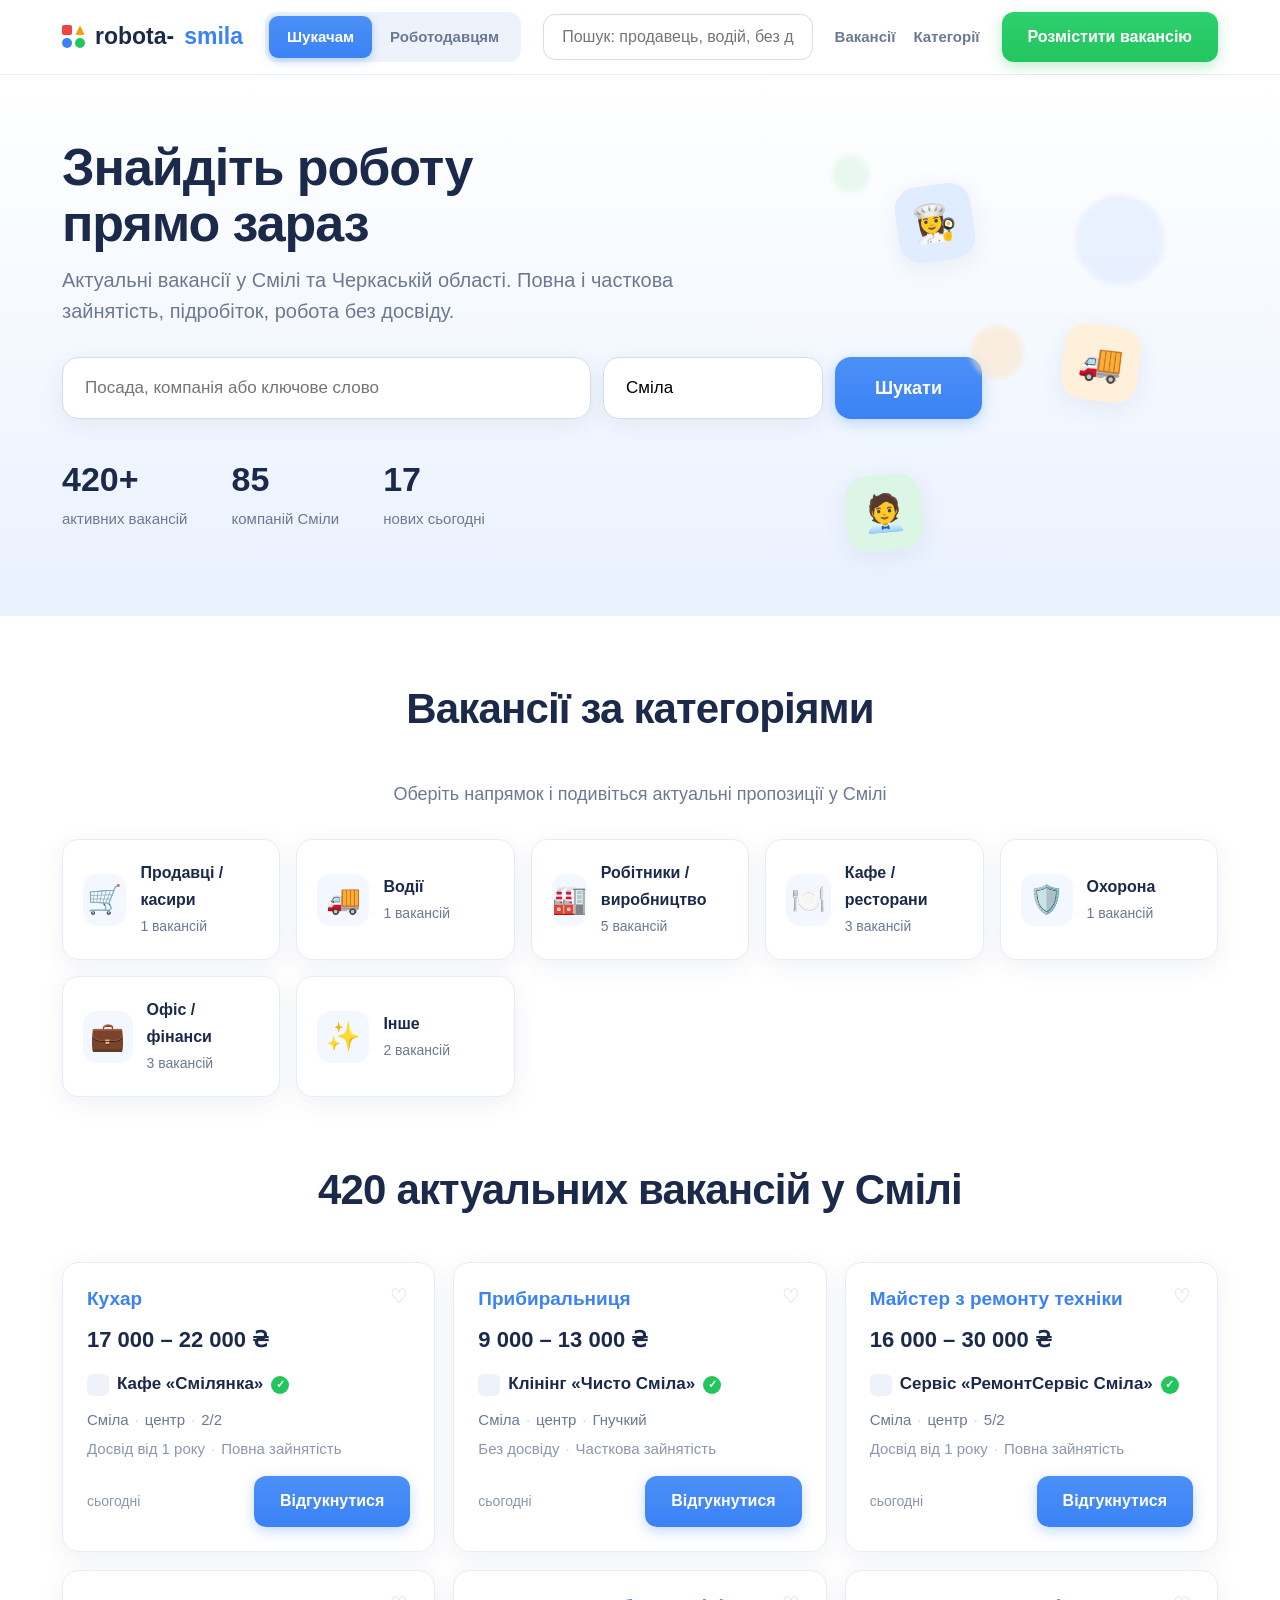
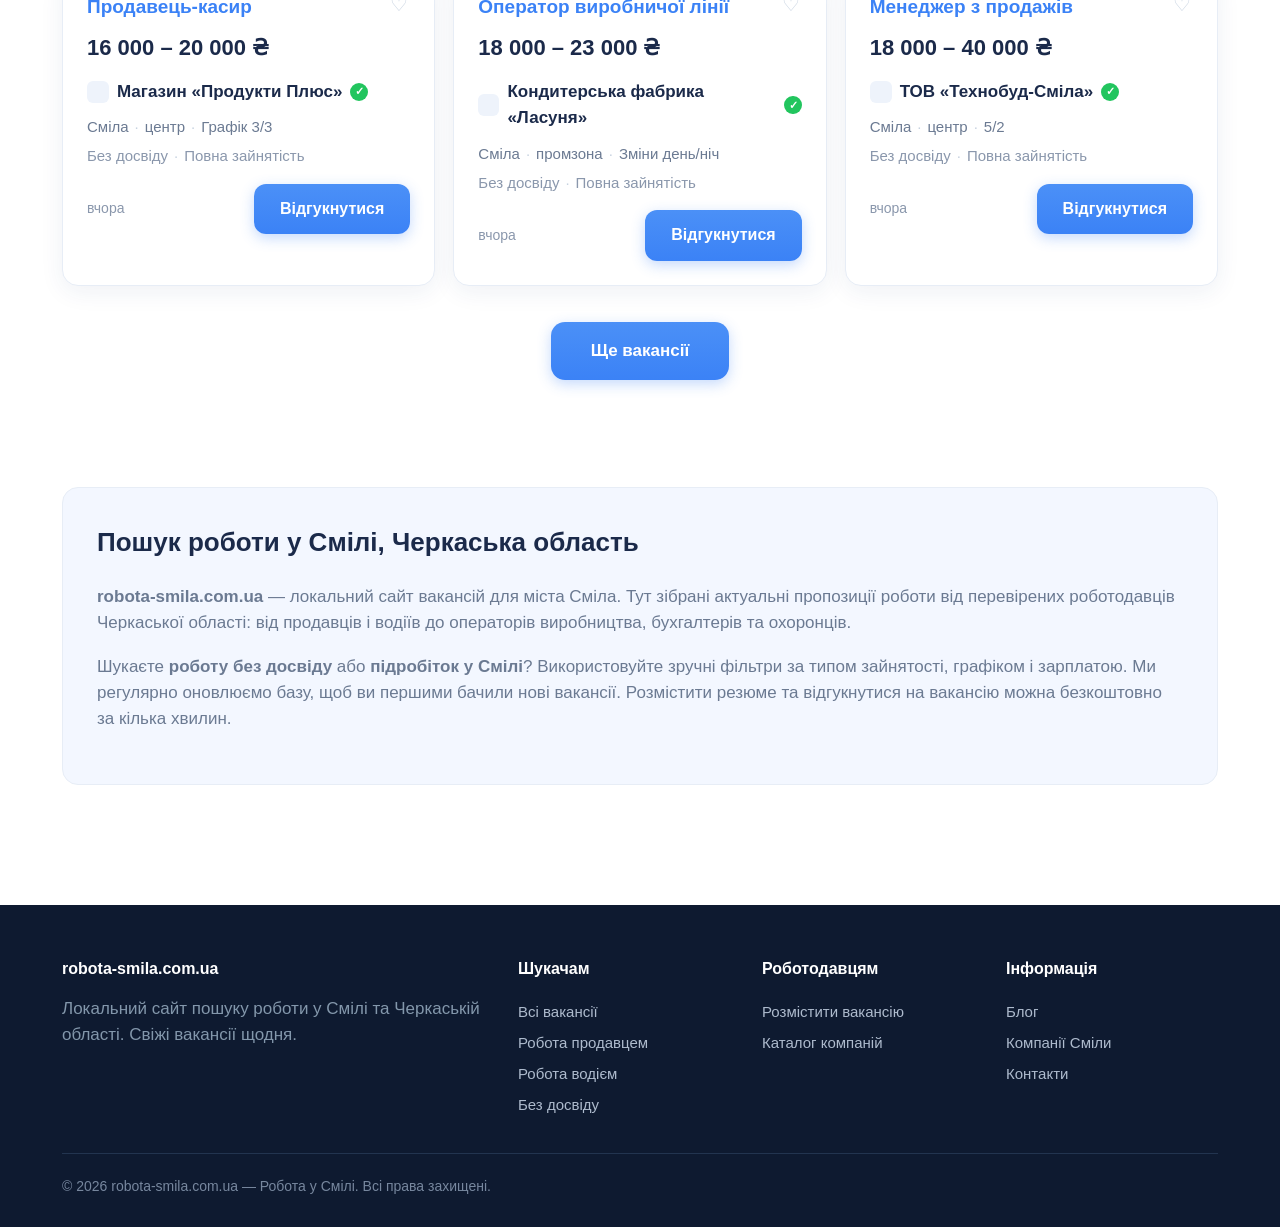
<file: index.html>
<!DOCTYPE html>
<html lang="uk">
<head>
<meta charset="utf-8">
<meta name="viewport" content="width=device-width,initial-scale=1">
<title>Робота в Смілі — свіжі вакансії 2026 | robota-smila.com.ua</title>
<meta name="description" content="Актуальні вакансії у Смілі та Черкаській області. Знайдіть роботу без досвіду, підробіток чи повну зайнятість. Нові вакансії щодня — відгукуйтесь онлайн!">
<link rel="canonical" href="https://robota-smila.com.ua/">
<link rel="alternate" hreflang="uk-UA" href="https://robota-smila.com.ua/">
<link rel="stylesheet" href="assets/style.css">
<script type="application/ld+json">
{"@context":"https://schema.org","@type":"WebSite","name":"robota-smila.com.ua","url":"https://robota-smila.com.ua/","inLanguage":"uk-UA","potentialAction":{"@type":"SearchAction","target":"https://robota-smila.com.ua/vakansii?q={query}","query-input":"required name=query"}}
</script>
</head>
<body>
<header class="site"><div class="container nav">
  <a href="index.html" class="logo"><span class="mark"><i></i><i></i><i></i><i></i></span> robota-<b>smila</b></a>
  <div class="toggle">
    <a href="index.html" class="active">Шукачам</a>
    <a href="rabotodatelyam.html">Роботодавцям</a>
  </div>
  <div class="search"><input type="text" placeholder="Пошук: продавець, водій, без досвіду…"></div>
  <nav class="nav-links">
    <a href="vakansii.html">Вакансії</a>
    <a href="vakansii.html#cats">Категорії</a>
  </nav>
  <a href="rabotodatelyam.html" class="btn green">Розмістити вакансію</a>
  <button class="burger" aria-label="Меню">☰</button>
</div></header>

<section class="hero">
  <span class="blob b1"></span><span class="blob b2"></span><span class="blob b3"></span>
  <span class="illus i1">👩‍🍳</span><span class="illus i2">🚚</span><span class="illus i3">🧑‍💼</span>
  <div class="container">
  <h1>Знайдіть роботу<br>прямо зараз</h1>
  <p>Актуальні вакансії у Смілі та Черкаській області. Повна і часткова зайнятість, підробіток, робота без досвіду.</p>
  <form class="searchbar" action="vakansii.html" method="get">
    <input type="text" name="q" placeholder="Посада, компанія або ключове слово">
    <input type="text" value="Сміла" readonly style="max-width:200px;flex:0 0 200px">
    <button class="btn" type="submit">Шукати</button>
  </form>
  <div class="stats">
    <div class="s"><b>420+</b><span>активних вакансій</span></div>
    <div class="s"><b>85</b><span>компаній Сміли</span></div>
    <div class="s"><b>17</b><span>нових сьогодні</span></div>
  </div>
</div></section>

<section class="block" id="cats"><div class="container">
  <h2 class="title center">Вакансії за категоріями</h2>
  <p class="sub center">Оберіть напрямок і подивіться актуальні пропозиції у Смілі</p>
  <div class="cats" id="catgrid"></div>
</div></section>

<section class="block" style="padding-top:0"><div class="container">
  <h2 class="title center" id="countHead">Актуальні вакансії Сміли</h2>
  <div class="grid3" id="latest"></div>
  <p style="text-align:center;margin-top:36px"><a href="vakansii.html" class="btn lg">Ще вакансії</a></p>
</div></section>

<section class="block" style="padding-top:0"><div class="container">
  <div class="seo-text">
    <h2>Пошук роботи у Смілі, Черкаська область</h2>
    <p><b>robota-smila.com.ua</b> — локальний сайт вакансій для міста Сміла. Тут зібрані актуальні пропозиції роботи від перевірених роботодавців Черкаської області: від продавців і водіїв до операторів виробництва, бухгалтерів та охоронців.</p>
    <p>Шукаєте <b>роботу без досвіду</b> або <b>підробіток у Смілі</b>? Використовуйте зручні фільтри за типом зайнятості, графіком і зарплатою. Ми регулярно оновлюємо базу, щоб ви першими бачили нові вакансії. Розмістити резюме та відгукнутися на вакансію можна безкоштовно за кілька хвилин.</p>
  </div>
</div></section>

<footer class="site"><div class="container">
  <div class="fcols">
    <div>
      <h4>robota-smila.com.ua</h4>
      <p style="color:#8397ab;margin:0">Локальний сайт пошуку роботи у Смілі та Черкаській області. Свіжі вакансії щодня.</p>
    </div>
    <div><h4>Шукачам</h4>
      <a href="vakansii.html">Всі вакансії</a><a href="vakansii.html?cat=prodavets">Робота продавцем</a><a href="vakansii.html?cat=voditel">Робота водієм</a><a href="vakansii.html?exp=1">Без досвіду</a></div>
    <div><h4>Роботодавцям</h4>
      <a href="rabotodatelyam.html">Розмістити вакансію</a><a href="kompanii.html">Каталог компаній</a></div>
    <div><h4>Інформація</h4>
      <a href="blog.html">Блог</a><a href="kompanii.html">Компанії Сміли</a><a href="#">Контакти</a></div>
  </div>
  <div class="fbottom">© 2026 robota-smila.com.ua — Робота у Смілі. Всі права захищені.</div>
</div></footer>

<script src="assets/data.js"></script>
<script src="assets/app.js"></script>
<script>
document.getElementById('catgrid').innerHTML = CATEGORIES.map(c=>{
  const n = VACANCIES.filter(v=>v.cat===c.slug).length;
  return `<a class="cat" href="vakansii.html?cat=${c.slug}"><span class="ico">${c.ico}</span><span><span class="n">${c.name}</span><br><span class="c">${n} вакансій</span></span></a>`;
}).join('');
document.getElementById('countHead').textContent = '420 актуальних вакансій у Смілі';
document.getElementById('latest').innerHTML =
  VACANCIES.slice().sort((a,b)=>new Date(b.date)-new Date(a.date)).slice(0,6).map(vacCard).join('');
</script>
</body>
</html>
</file>
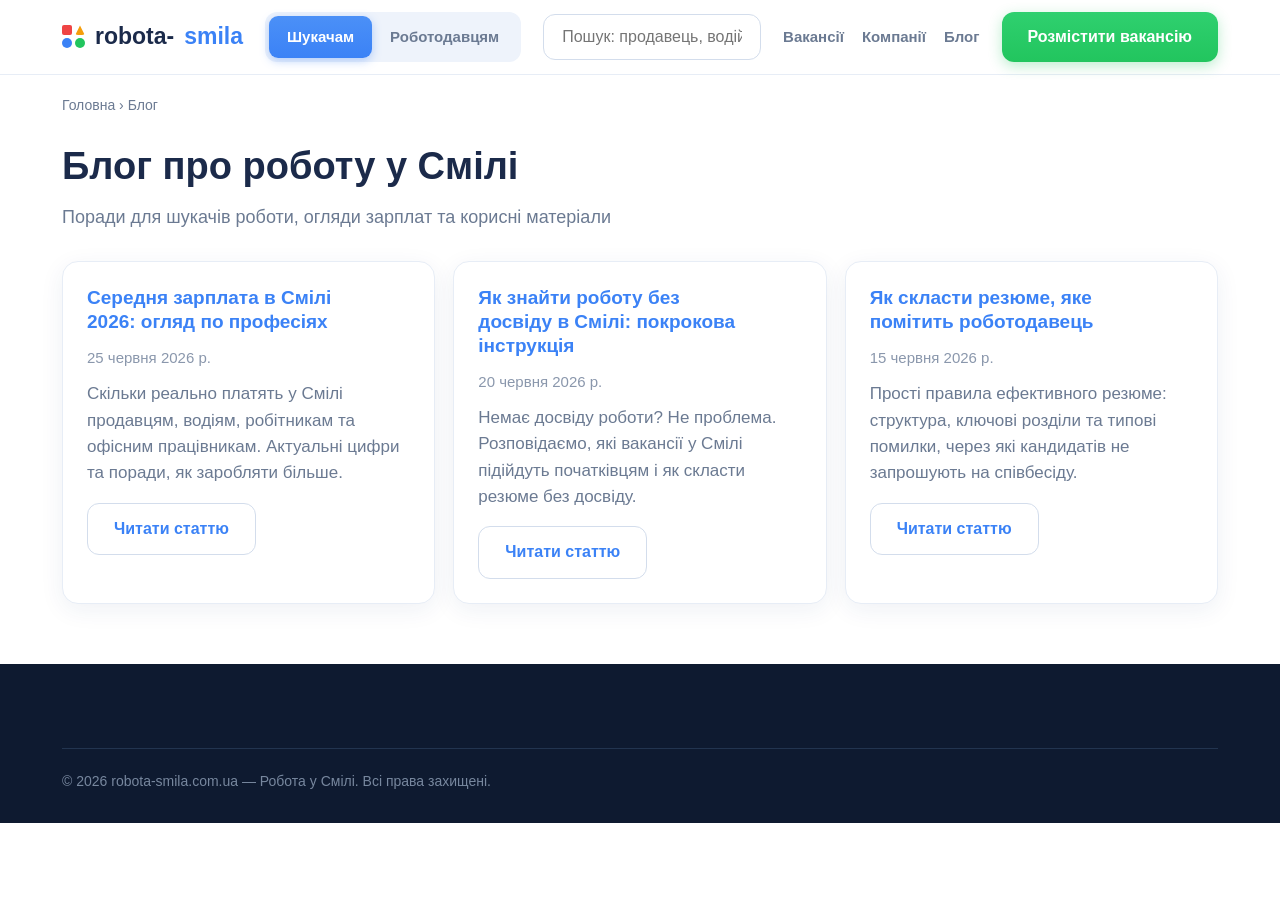
<file: blog.html>
<!DOCTYPE html>
<html lang="uk">
<head>
<meta charset="utf-8">
<meta name="viewport" content="width=device-width,initial-scale=1">
<title>Блог про роботу у Смілі — поради та зарплати | robota-smila</title>
<meta name="description" content="Корисні статті про пошук роботи у Смілі: середні зарплати, як скласти резюме, робота без досвіду та поради для шукачів роботи Черкаської області.">
<link rel="canonical" href="https://robota-smila.com.ua/blog/">
<link rel="alternate" hreflang="uk-UA" href="https://robota-smila.com.ua/blog/">
<link rel="stylesheet" href="assets/style.css">
</head>
<body>
<header class="site"><div class="container nav">
  <a href="index.html" class="logo"><span class="mark"><i></i><i></i><i></i><i></i></span> robota-<b>smila</b></a>
  <div class="toggle">
    <a href="index.html" class="active">Шукачам</a>
    <a href="rabotodatelyam.html">Роботодавцям</a>
  </div>
  <div class="search"><input type="text" placeholder="Пошук: продавець, водій, без досвіду…"></div>
  <nav class="nav-links">
    <a href="vakansii.html">Вакансії</a>
    <a href="kompanii.html">Компанії</a>
    <a href="blog.html">Блог</a>
  </nav>
  <a href="rabotodatelyam.html" class="btn green">Розмістити вакансію</a>
  <button class="burger" aria-label="Меню">☰</button>
</div></header>

<div class="container">
  <nav class="crumbs"><a href="index.html">Головна</a> › Блог</nav>
  <h1 style="font-size:38px;font-weight:800;color:var(--ink2);margin:0 0 8px">Блог про роботу у Смілі</h1>
  <p class="sub">Поради для шукачів роботи, огляди зарплат та корисні матеріали</p>
  <div class="grid3" id="articles"></div>
</div>

<footer class="site"><div class="container">
  <div class="fbottom">© 2026 robota-smila.com.ua — Робота у Смілі. Всі права захищені.</div>
</div></footer>

<script src="assets/data.js"></script>
<script src="assets/app.js"></script>
<script>
document.getElementById('articles').innerHTML = ARTICLES.map(a=>`
  <article class="vac">
    <h3><a href="stattia.html?slug=${a.slug}">${a.title}</a></h3>
    <div class="locs dim" style="margin-bottom:12px">${new Date(a.date).toLocaleDateString('uk-UA',{day:'numeric',month:'long',year:'numeric'})}</div>
    <p style="color:var(--muted);margin:0 0 16px">${a.excerpt}</p>
    <a href="stattia.html?slug=${a.slug}" class="btn ghost">Читати статтю</a>
  </article>`).join('');
</script>
</body>
</html>
</file>
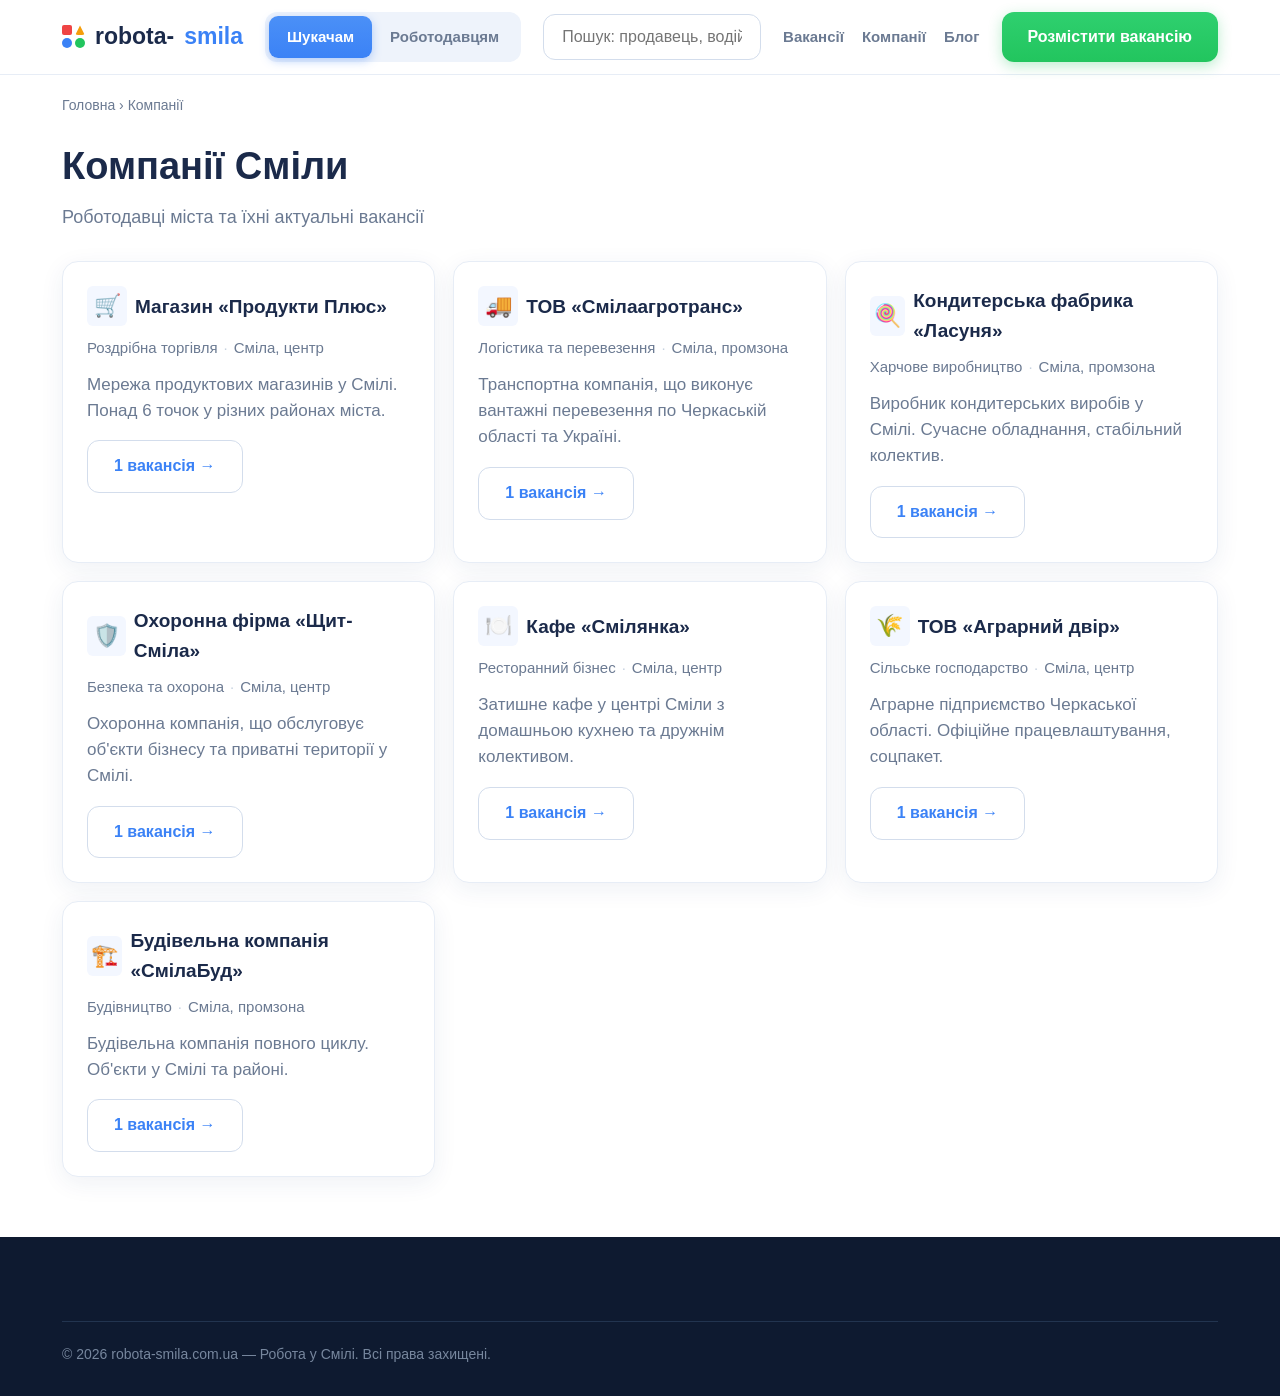
<file: kompanii.html>
<!DOCTYPE html>
<html lang="uk">
<head>
<meta charset="utf-8">
<meta name="viewport" content="width=device-width,initial-scale=1">
<title>Компанії Сміли — роботодавці та їхні вакансії | robota-smila</title>
<meta name="description" content="Каталог роботодавців Сміли: магазини, виробництва, транспортні та будівельні компанії. Дізнайтесь про компанію та переглядайте її актуальні вакансії.">
<link rel="canonical" href="https://robota-smila.com.ua/kompanii/">
<link rel="alternate" hreflang="uk-UA" href="https://robota-smila.com.ua/kompanii/">
<link rel="stylesheet" href="assets/style.css">
</head>
<body>
<header class="site"><div class="container nav">
  <a href="index.html" class="logo"><span class="mark"><i></i><i></i><i></i><i></i></span> robota-<b>smila</b></a>
  <div class="toggle">
    <a href="index.html" class="active">Шукачам</a>
    <a href="rabotodatelyam.html">Роботодавцям</a>
  </div>
  <div class="search"><input type="text" placeholder="Пошук: продавець, водій, без досвіду…"></div>
  <nav class="nav-links">
    <a href="vakansii.html">Вакансії</a>
    <a href="kompanii.html">Компанії</a>
    <a href="blog.html">Блог</a>
  </nav>
  <a href="rabotodatelyam.html" class="btn green">Розмістити вакансію</a>
  <button class="burger" aria-label="Меню">☰</button>
</div></header>

<div class="container">
  <nav class="crumbs"><a href="index.html">Головна</a> › Компанії</nav>
  <h1 style="font-size:38px;font-weight:800;color:var(--ink2);margin:0 0 8px">Компанії Сміли</h1>
  <p class="sub">Роботодавці міста та їхні актуальні вакансії</p>
  <div class="grid3" id="companies"></div>
</div>

<footer class="site"><div class="container">
  <div class="fbottom">© 2026 robota-smila.com.ua — Робота у Смілі. Всі права захищені.</div>
</div></footer>

<script src="assets/data.js"></script>
<script src="assets/app.js"></script>
<script>
document.getElementById('companies').innerHTML = COMPANIES.map(c=>{
  const n = VACANCIES.filter(v=>v.company===c.name).length;
  return `<article class="vac">
    <div class="company" style="font-size:19px;margin-bottom:10px"><span class="co-ico" style="width:40px;height:40px;font-size:22px;display:flex;align-items:center;justify-content:center;background:var(--soft)">${c.ico}</span><a href="kompaniya.html?slug=${c.slug}" style="color:var(--ink2)">${c.name}</a></div>
    <div class="locs">${c.industry}<span class="dot">·</span>Сміла, ${c.district}</div>
    <p style="color:var(--muted);margin:12px 0 16px">${c.about}</p>
    <a href="kompaniya.html?slug=${c.slug}" class="btn ghost">${n} ${n===1?'вакансія':'вакансій'} →</a>
  </article>`;
}).join('');
</script>
</body>
</html>
</file>
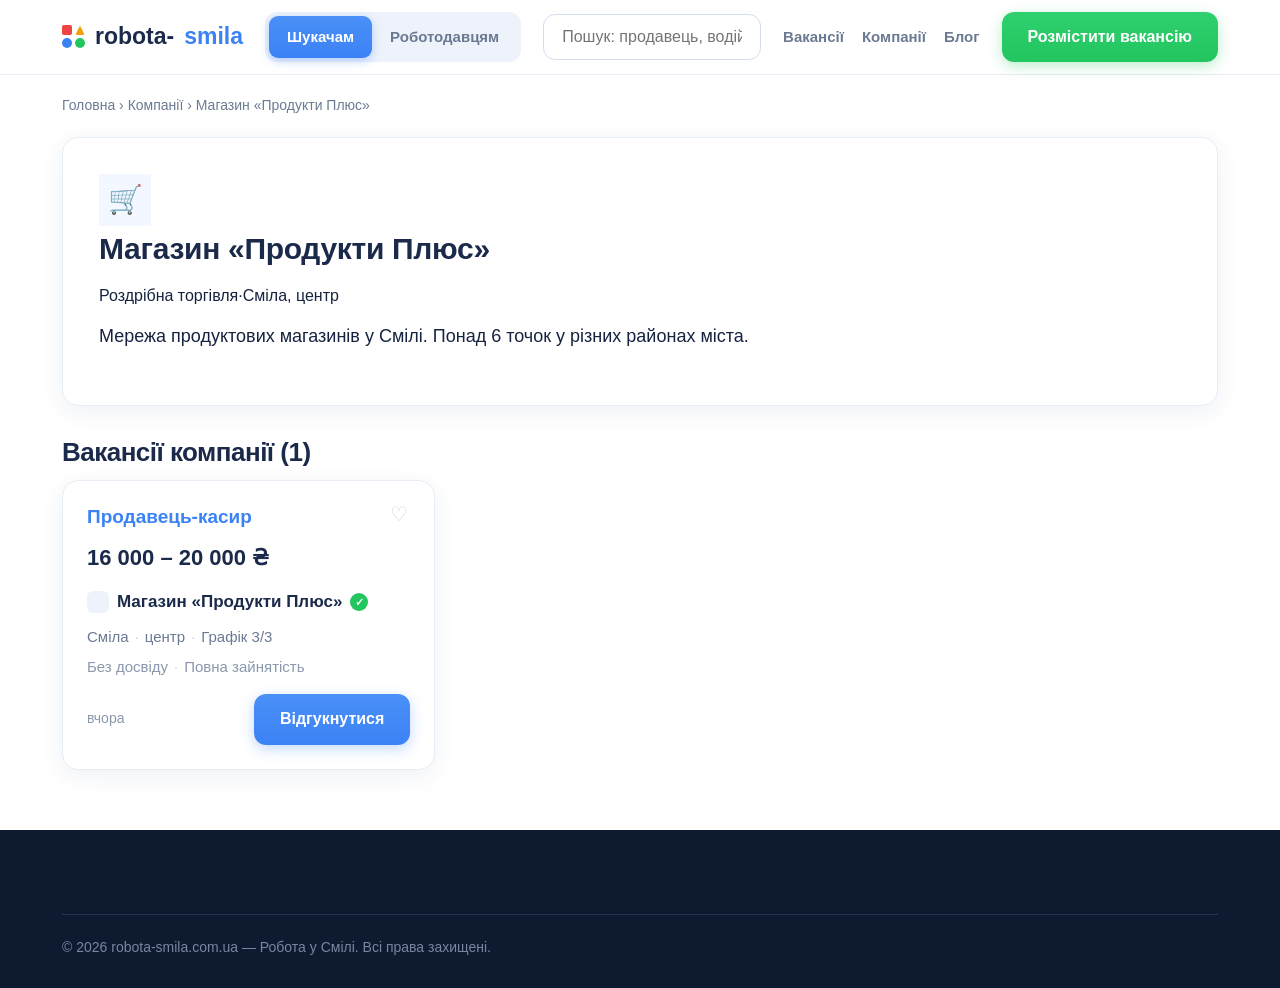
<file: kompaniya.html>
<!DOCTYPE html>
<html lang="uk">
<head>
<meta charset="utf-8">
<meta name="viewport" content="width=device-width,initial-scale=1">
<title id="pTitle">Компанія у Смілі | robota-smila</title>
<meta name="description" id="pDesc" content="Вакансії компанії у Смілі.">
<link rel="stylesheet" href="assets/style.css">
</head>
<body>
<header class="site"><div class="container nav">
  <a href="index.html" class="logo"><span class="mark"><i></i><i></i><i></i><i></i></span> robota-<b>smila</b></a>
  <div class="toggle">
    <a href="index.html" class="active">Шукачам</a>
    <a href="rabotodatelyam.html">Роботодавцям</a>
  </div>
  <div class="search"><input type="text" placeholder="Пошук: продавець, водій, без досвіду…"></div>
  <nav class="nav-links">
    <a href="vakansii.html">Вакансії</a>
    <a href="kompanii.html">Компанії</a>
    <a href="blog.html">Блог</a>
  </nav>
  <a href="rabotodatelyam.html" class="btn green">Розмістити вакансію</a>
  <button class="burger" aria-label="Меню">☰</button>
</div></header>

<div class="container">
  <nav class="crumbs" id="crumbs"></nav>
  <div class="detail" id="head" style="margin-bottom:26px"></div>
  <h2 class="title" style="font-size:26px" id="vacTitle">Вакансії компанії</h2>
  <div class="grid3" id="vacs"></div>
</div>

<footer class="site"><div class="container">
  <div class="fbottom">© 2026 robota-smila.com.ua — Робота у Смілі. Всі права захищені.</div>
</div></footer>

<script src="assets/data.js"></script>
<script src="assets/app.js"></script>
<script id="ld" type="application/ld+json"></script>
<script>
const slug = new URLSearchParams(location.search).get('slug');
const c = COMPANIES.find(x=>x.slug===slug) || COMPANIES[0];
const list = VACANCIES.filter(v=>v.company===c.name);

document.getElementById('pTitle').textContent = c.name+' — вакансії у Смілі | robota-smila';
document.getElementById('pDesc').setAttribute('content', `${c.name}: ${c.about} Актуальні вакансії у Смілі.`);
document.getElementById('crumbs').innerHTML =
  `<a href="index.html">Головна</a> › <a href="kompanii.html">Компанії</a> › ${c.name}`;
document.getElementById('head').innerHTML = `
  <div class="company" style="font-size:26px;margin-bottom:12px"><span class="co-ico" style="width:52px;height:52px;font-size:28px;display:flex;align-items:center;justify-content:center;background:var(--soft)">${c.ico}</span><h1 style="margin:0;font-size:30px">${c.name}</h1></div>
  <div class="locs" style="font-size:16px">${c.industry}<span class="dot">·</span>Сміла, ${c.district}</div>
  <p style="font-size:18px;margin-top:14px">${c.about}</p>`;
document.getElementById('vacTitle').textContent = `Вакансії компанії (${list.length})`;
document.getElementById('vacs').innerHTML = list.length ? list.map(vacCard).join('')
  : '<div class="vac">Наразі відкритих вакансій немає. Зазирніть пізніше.</div>';
document.getElementById('ld').textContent = JSON.stringify({
  "@context":"https://schema.org","@type":"Organization","name":c.name,
  "description":c.about,"address":{"@type":"PostalAddress","addressLocality":"Сміла","addressRegion":"Черкаська область","addressCountry":"UA"}
});
</script>
</body>
</html>
</file>
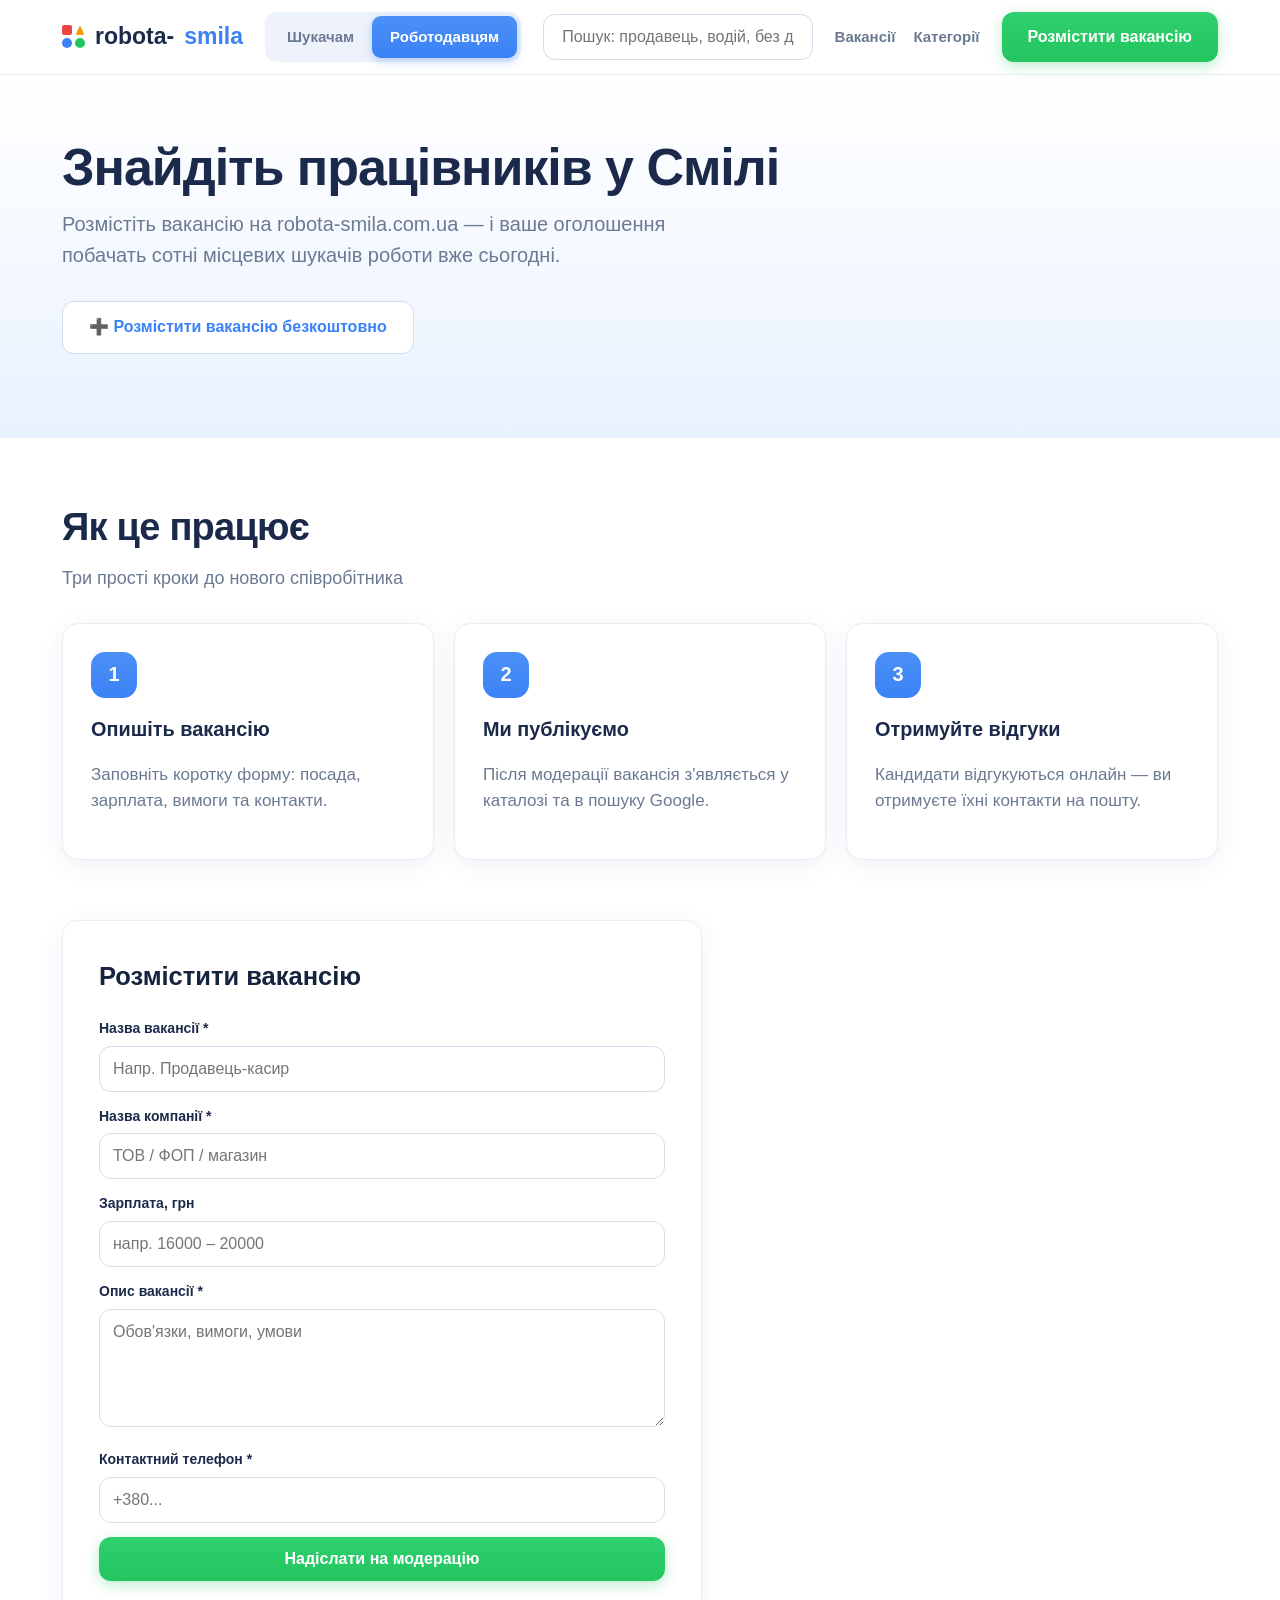
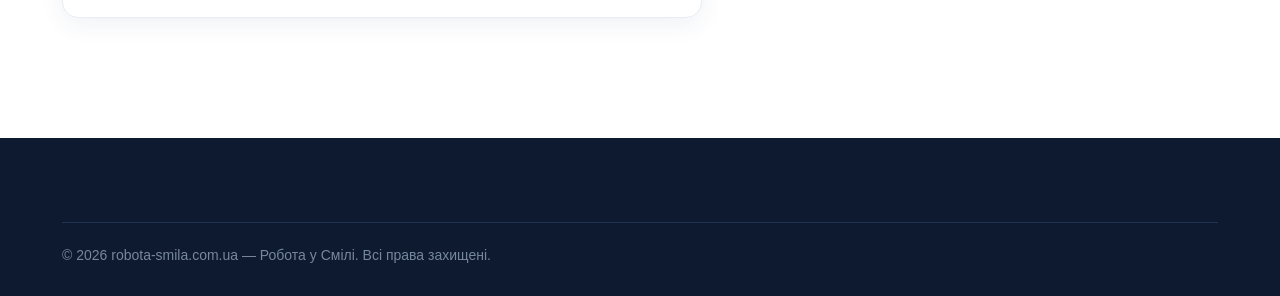
<file: rabotodatelyam.html>
<!DOCTYPE html>
<html lang="uk">
<head>
<meta charset="utf-8">
<meta name="viewport" content="width=device-width,initial-scale=1">
<title>Розмістити вакансію у Смілі — пошук працівників | robota-smila</title>
<meta name="description" content="Розмістіть вакансію у Смілі та знайдіть співробітників швидко. Ваше оголошення побачать сотні місцевих шукачів роботи. Просте розміщення за 5 хвилин!">
<link rel="canonical" href="https://robota-smila.com.ua/rabotodatelyam/">
<link rel="stylesheet" href="assets/style.css">
</head>
<body>
<header class="site"><div class="container nav">
  <a href="index.html" class="logo"><span class="mark"><i></i><i></i><i></i><i></i></span> robota-<b>smila</b></a>
  <div class="toggle">
    <a href="index.html">Шукачам</a>
    <a href="rabotodatelyam.html" class="active">Роботодавцям</a>
  </div>
  <div class="search"><input type="text" placeholder="Пошук: продавець, водій, без досвіду…"></div>
  <nav class="nav-links">
    <a href="vakansii.html">Вакансії</a>
    <a href="vakansii.html#cats">Категорії</a>
  </nav>
  <a href="#form" class="btn green">Розмістити вакансію</a>
  <button class="burger" aria-label="Меню">☰</button>
</div></header>

<section class="hero"><div class="container">
  <h1>Знайдіть працівників у Смілі</h1>
  <p>Розмістіть вакансію на robota-smila.com.ua — і ваше оголошення побачать сотні місцевих шукачів роботи вже сьогодні.</p>
  <div class="cta"><a href="#form" class="btn ghost">➕ Розмістити вакансію безкоштовно</a></div>
</div></section>

<section class="block"><div class="container">
  <h2 class="title">Як це працює</h2>
  <p class="sub">Три прості кроки до нового співробітника</p>
  <div class="steps">
    <div class="step"><div class="num">1</div><h3>Опишіть вакансію</h3><p style="color:var(--muted)">Заповніть коротку форму: посада, зарплата, вимоги та контакти.</p></div>
    <div class="step"><div class="num">2</div><h3>Ми публікуємо</h3><p style="color:var(--muted)">Після модерації вакансія з'являється у каталозі та в пошуку Google.</p></div>
    <div class="step"><div class="num">3</div><h3>Отримуйте відгуки</h3><p style="color:var(--muted)">Кандидати відгукуються онлайн — ви отримуєте їхні контакти на пошту.</p></div>
  </div>
</div></section>

<section class="block" id="form" style="padding-top:0"><div class="container">
  <div class="detail" style="max-width:640px">
    <h2 style="margin-top:0">Розмістити вакансію</h2>
    <form id="jobForm">
      <div class="field"><label>Назва вакансії *</label><input required placeholder="Напр. Продавець-касир"></div>
      <div class="field"><label>Назва компанії *</label><input required placeholder="ТОВ / ФОП / магазин"></div>
      <div class="field"><label>Зарплата, грн</label><input placeholder="напр. 16000 – 20000"></div>
      <div class="field"><label>Опис вакансії *</label><textarea rows="5" required placeholder="Обов'язки, вимоги, умови"></textarea></div>
      <div class="field"><label>Контактний телефон *</label><input required type="tel" placeholder="+380..."></div>
      <button class="btn green" type="submit" style="width:100%">Надіслати на модерацію</button>
    </form>
    <div id="ok" style="display:none;color:var(--accent);font-weight:700;font-size:18px">✓ Дякуємо! Вакансію надіслано на модерацію. Ми опублікуємо її протягом дня.</div>
  </div>
</div></section>

<footer class="site"><div class="container">
  <div class="fbottom">© 2026 robota-smila.com.ua — Робота у Смілі. Всі права захищені.</div>
</div></footer>

<script src="assets/app.js"></script>
<script>
document.getElementById('jobForm').addEventListener('submit',e=>{
  e.preventDefault();
  document.getElementById('jobForm').style.display='none';
  document.getElementById('ok').style.display='block';
});
</script>
</body>
</html>
</file>
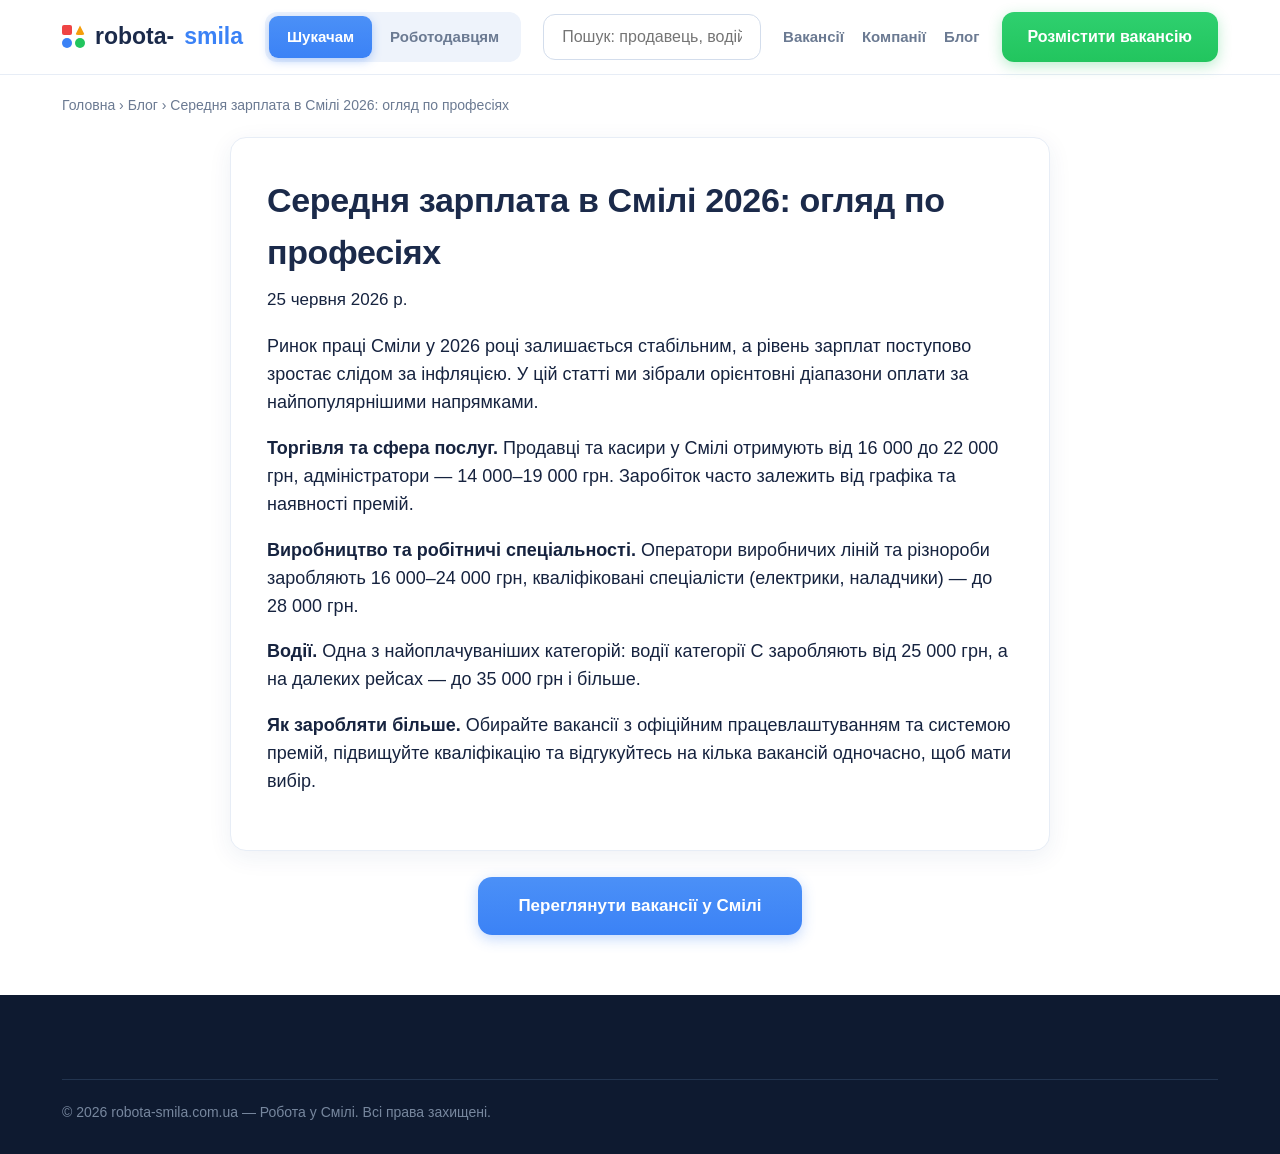
<file: stattia.html>
<!DOCTYPE html>
<html lang="uk">
<head>
<meta charset="utf-8">
<meta name="viewport" content="width=device-width,initial-scale=1">
<title id="pTitle">Стаття про роботу у Смілі | robota-smila</title>
<meta name="description" id="pDesc" content="Поради про пошук роботи у Смілі.">
<link rel="stylesheet" href="assets/style.css">
</head>
<body>
<header class="site"><div class="container nav">
  <a href="index.html" class="logo"><span class="mark"><i></i><i></i><i></i><i></i></span> robota-<b>smila</b></a>
  <div class="toggle">
    <a href="index.html" class="active">Шукачам</a>
    <a href="rabotodatelyam.html">Роботодавцям</a>
  </div>
  <div class="search"><input type="text" placeholder="Пошук: продавець, водій, без досвіду…"></div>
  <nav class="nav-links">
    <a href="vakansii.html">Вакансії</a>
    <a href="kompanii.html">Компанії</a>
    <a href="blog.html">Блог</a>
  </nav>
  <a href="rabotodatelyam.html" class="btn green">Розмістити вакансію</a>
  <button class="burger" aria-label="Меню">☰</button>
</div></header>

<div class="container">
  <nav class="crumbs" id="crumbs"></nav>
  <article class="detail" style="max-width:820px;margin:0 auto" id="article"></article>
  <div style="max-width:820px;margin:26px auto 0;text-align:center">
    <a href="vakansii.html" class="btn lg">Переглянути вакансії у Смілі</a>
  </div>
</div>

<footer class="site"><div class="container">
  <div class="fbottom">© 2026 robota-smila.com.ua — Робота у Смілі. Всі права захищені.</div>
</div></footer>

<script src="assets/data.js"></script>
<script src="assets/app.js"></script>
<script id="ld" type="application/ld+json"></script>
<script>
const slug = new URLSearchParams(location.search).get('slug');
const a = ARTICLES.find(x=>x.slug===slug) || ARTICLES[0];

document.getElementById('pTitle').textContent = a.title+' | robota-smila';
document.getElementById('pDesc').setAttribute('content', a.excerpt);
document.getElementById('crumbs').innerHTML =
  `<a href="index.html">Головна</a> › <a href="blog.html">Блог</a> › ${a.title}`;
document.getElementById('article').innerHTML = `
  <h1>${a.title}</h1>
  <div class="locs dim" style="margin:8px 0 20px">${new Date(a.date).toLocaleDateString('uk-UA',{day:'numeric',month:'long',year:'numeric'})}</div>
  ${a.body.map(p=>`<p style="font-size:18px">${p}</p>`).join('')}
`;
document.getElementById('ld').textContent = JSON.stringify({
  "@context":"https://schema.org","@type":"Article",
  "headline":a.title,"description":a.excerpt,"datePublished":a.date,"inLanguage":"uk-UA",
  "author":{"@type":"Organization","name":"robota-smila.com.ua"},
  "publisher":{"@type":"Organization","name":"robota-smila.com.ua"}
});
</script>
</body>
</html>
</file>
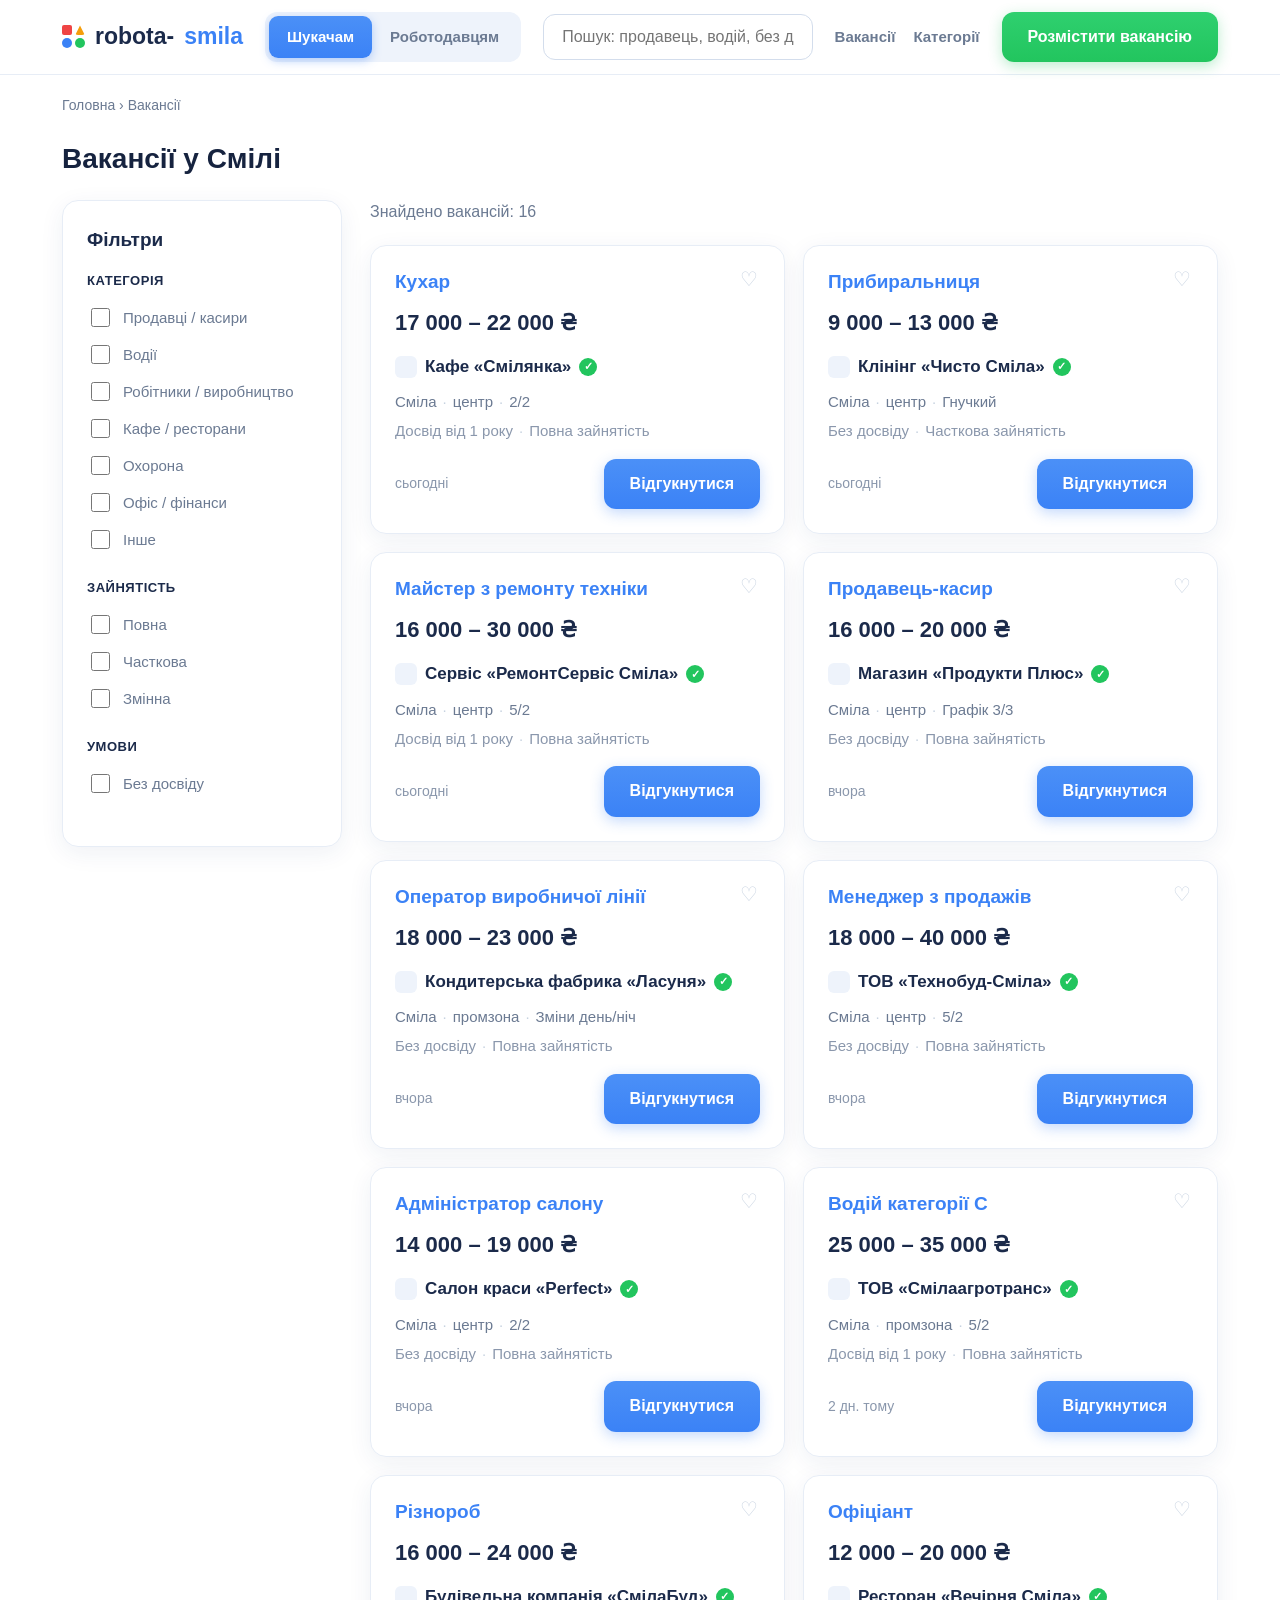
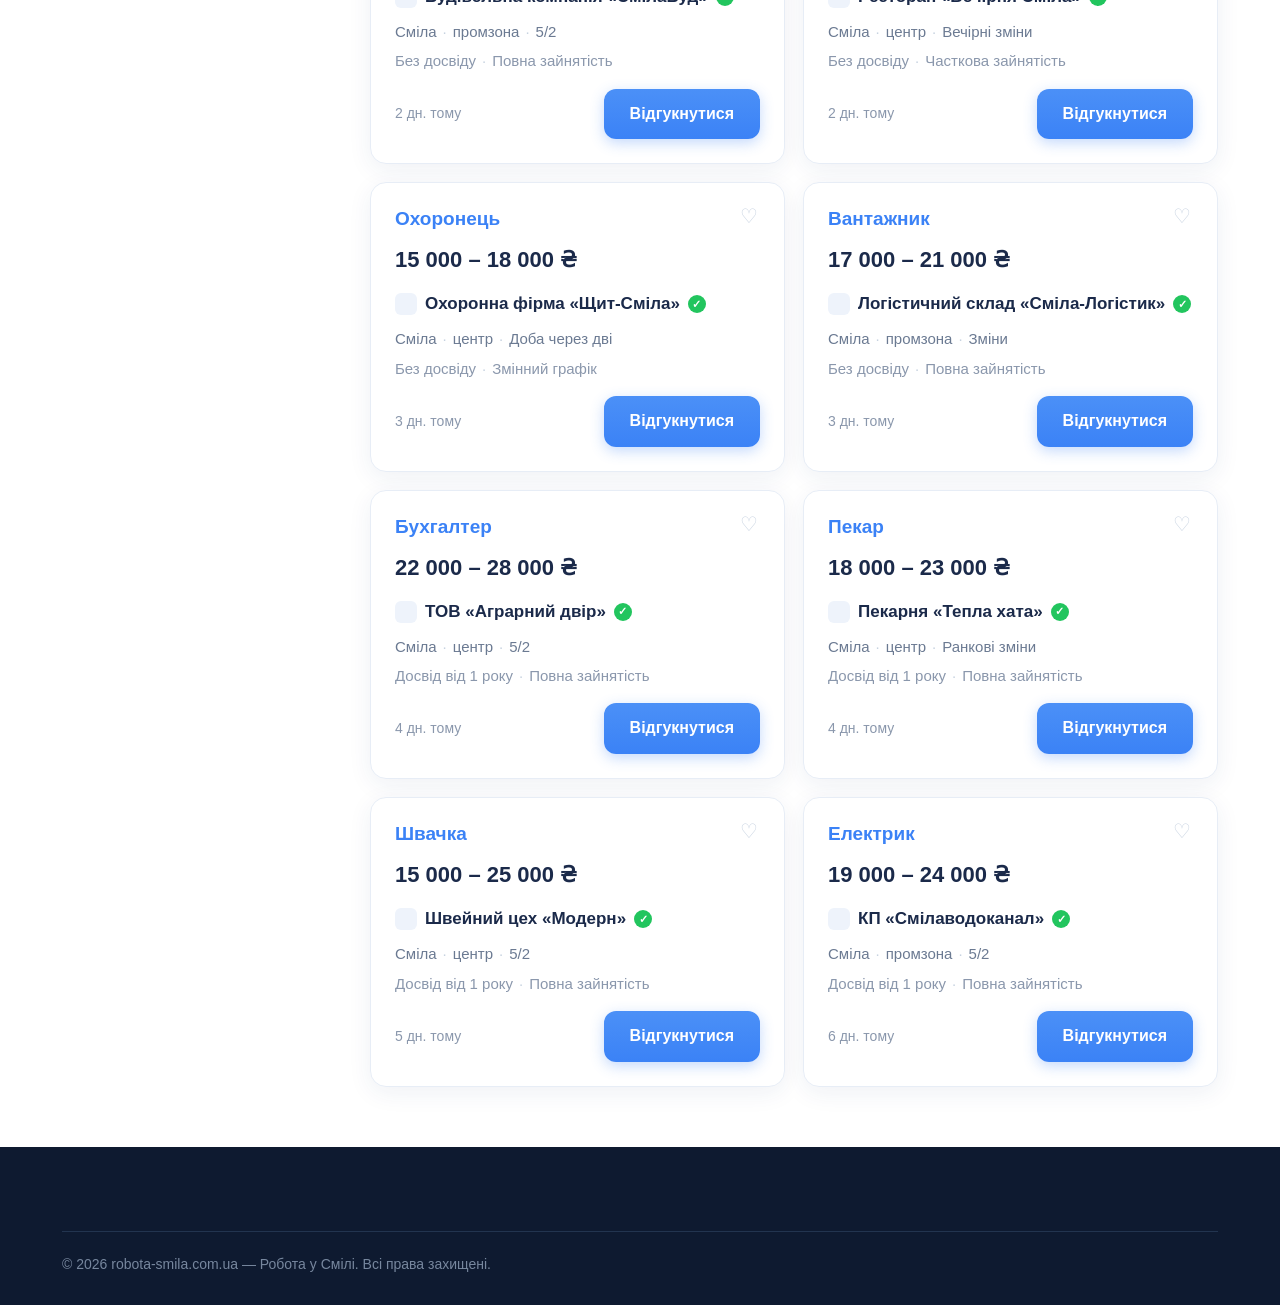
<file: vakansii.html>
<!DOCTYPE html>
<html lang="uk">
<head>
<meta charset="utf-8">
<meta name="viewport" content="width=device-width,initial-scale=1">
<title>Всі вакансії Сміли — знайти роботу онлайн | robota-smila</title>
<meta name="description" content="Каталог вакансій Сміли: продавці, водії, робітники, охорона та інші. Фільтруйте за графіком і зарплатою. Відгукніться на роботу мрії вже сьогодні!">
<link rel="canonical" href="https://robota-smila.com.ua/vakansii/">
<link rel="alternate" hreflang="uk-UA" href="https://robota-smila.com.ua/vakansii/">
<link rel="stylesheet" href="assets/style.css">
</head>
<body>
<header class="site"><div class="container nav">
  <a href="index.html" class="logo"><span class="mark"><i></i><i></i><i></i><i></i></span> robota-<b>smila</b></a>
  <div class="toggle">
    <a href="index.html" class="active">Шукачам</a>
    <a href="rabotodatelyam.html">Роботодавцям</a>
  </div>
  <div class="search"><input type="text" placeholder="Пошук: продавець, водій, без досвіду…"></div>
  <nav class="nav-links">
    <a href="vakansii.html">Вакансії</a>
    <a href="vakansii.html#cats">Категорії</a>
  </nav>
  <a href="rabotodatelyam.html" class="btn green">Розмістити вакансію</a>
  <button class="burger" aria-label="Меню">☰</button>
</div></header>

<div class="container">
  <nav class="crumbs"><a href="index.html">Головна</a> › <span id="crumb">Вакансії</span></nav>
  <h1 id="pageH1" style="font-size:28px;margin:0 0 20px">Вакансії у Смілі</h1>

  <div class="layout">
    <aside class="filters">
      <h3>Фільтри</h3>
      <div class="fgroup">
        <div class="lbl">Категорія</div>
        <div id="fcat"></div>
      </div>
      <div class="fgroup">
        <div class="lbl">Зайнятість</div>
        <label><input type="checkbox" class="ftype" value="FULL_TIME"> Повна</label>
        <label><input type="checkbox" class="ftype" value="PART_TIME"> Часткова</label>
        <label><input type="checkbox" class="ftype" value="SHIFT"> Змінна</label>
      </div>
      <div class="fgroup">
        <div class="lbl">Умови</div>
        <label><input type="checkbox" id="fexp"> Без досвіду</label>
      </div>
    </aside>

    <main>
      <div class="count" id="count"></div>
      <div id="list"></div>
    </main>
  </div>
</div>

<footer class="site"><div class="container">
  <div class="fbottom">© 2026 robota-smila.com.ua — Робота у Смілі. Всі права захищені.</div>
</div></footer>

<script src="assets/data.js"></script>
<script src="assets/app.js"></script>
<script>
const params = new URLSearchParams(location.search);
const state = {cats:new Set(), types:new Set(), exp:false, q:(params.get('q')||'').toLowerCase()};

// префільтр з URL
if(params.get('cat')) state.cats.add(params.get('cat'));
if(params.get('exp')) state.exp = true;

// побудова чекбоксів категорій
document.getElementById('fcat').innerHTML = CATEGORIES.map(c=>
  `<label><input type="checkbox" class="fcatcb" value="${c.slug}" ${state.cats.has(c.slug)?'checked':''}> ${c.name}</label>`
).join('');

function render(){
  let items = VACANCIES.slice();
  if(state.cats.size) items = items.filter(v=>state.cats.has(v.cat));
  if(state.types.size) items = items.filter(v=>state.types.has(v.type));
  if(state.exp) items = items.filter(v=>!v.exp);
  if(state.q) items = items.filter(v=>(v.title+' '+v.company+' '+v.short).toLowerCase().includes(state.q));
  items.sort((a,b)=>new Date(b.date)-new Date(a.date));

  document.getElementById('count').textContent = 'Знайдено вакансій: '+items.length +
    (state.q?` за запитом «${state.q}»`:'');
  document.getElementById('list').innerHTML = items.length
    ? items.map(vacCard).join('')
    : '<div class="vac">За вашим запитом вакансій не знайдено. Спробуйте змінити фільтри.</div>';

  // H1 / crumb під категорію
  if(state.cats.size===1){
    const c = CATEGORIES.find(x=>state.cats.has(x.slug));
    document.getElementById('pageH1').textContent = c.name+' — робота у Смілі';
    document.getElementById('crumb').textContent = c.name;
    document.title = c.name+' у Смілі — вакансії | robota-smila';
  }
}

document.querySelectorAll('.fcatcb').forEach(cb=>cb.addEventListener('change',e=>{
  e.target.checked?state.cats.add(e.target.value):state.cats.delete(e.target.value);render();
}));
document.querySelectorAll('.ftype').forEach(cb=>cb.addEventListener('change',e=>{
  e.target.checked?state.types.add(e.target.value):state.types.delete(e.target.value);render();
}));
document.getElementById('fexp').addEventListener('change',e=>{state.exp=e.target.checked;render();});
document.getElementById('fexp').checked = state.exp;

render();
</script>
</body>
</html>
</file>
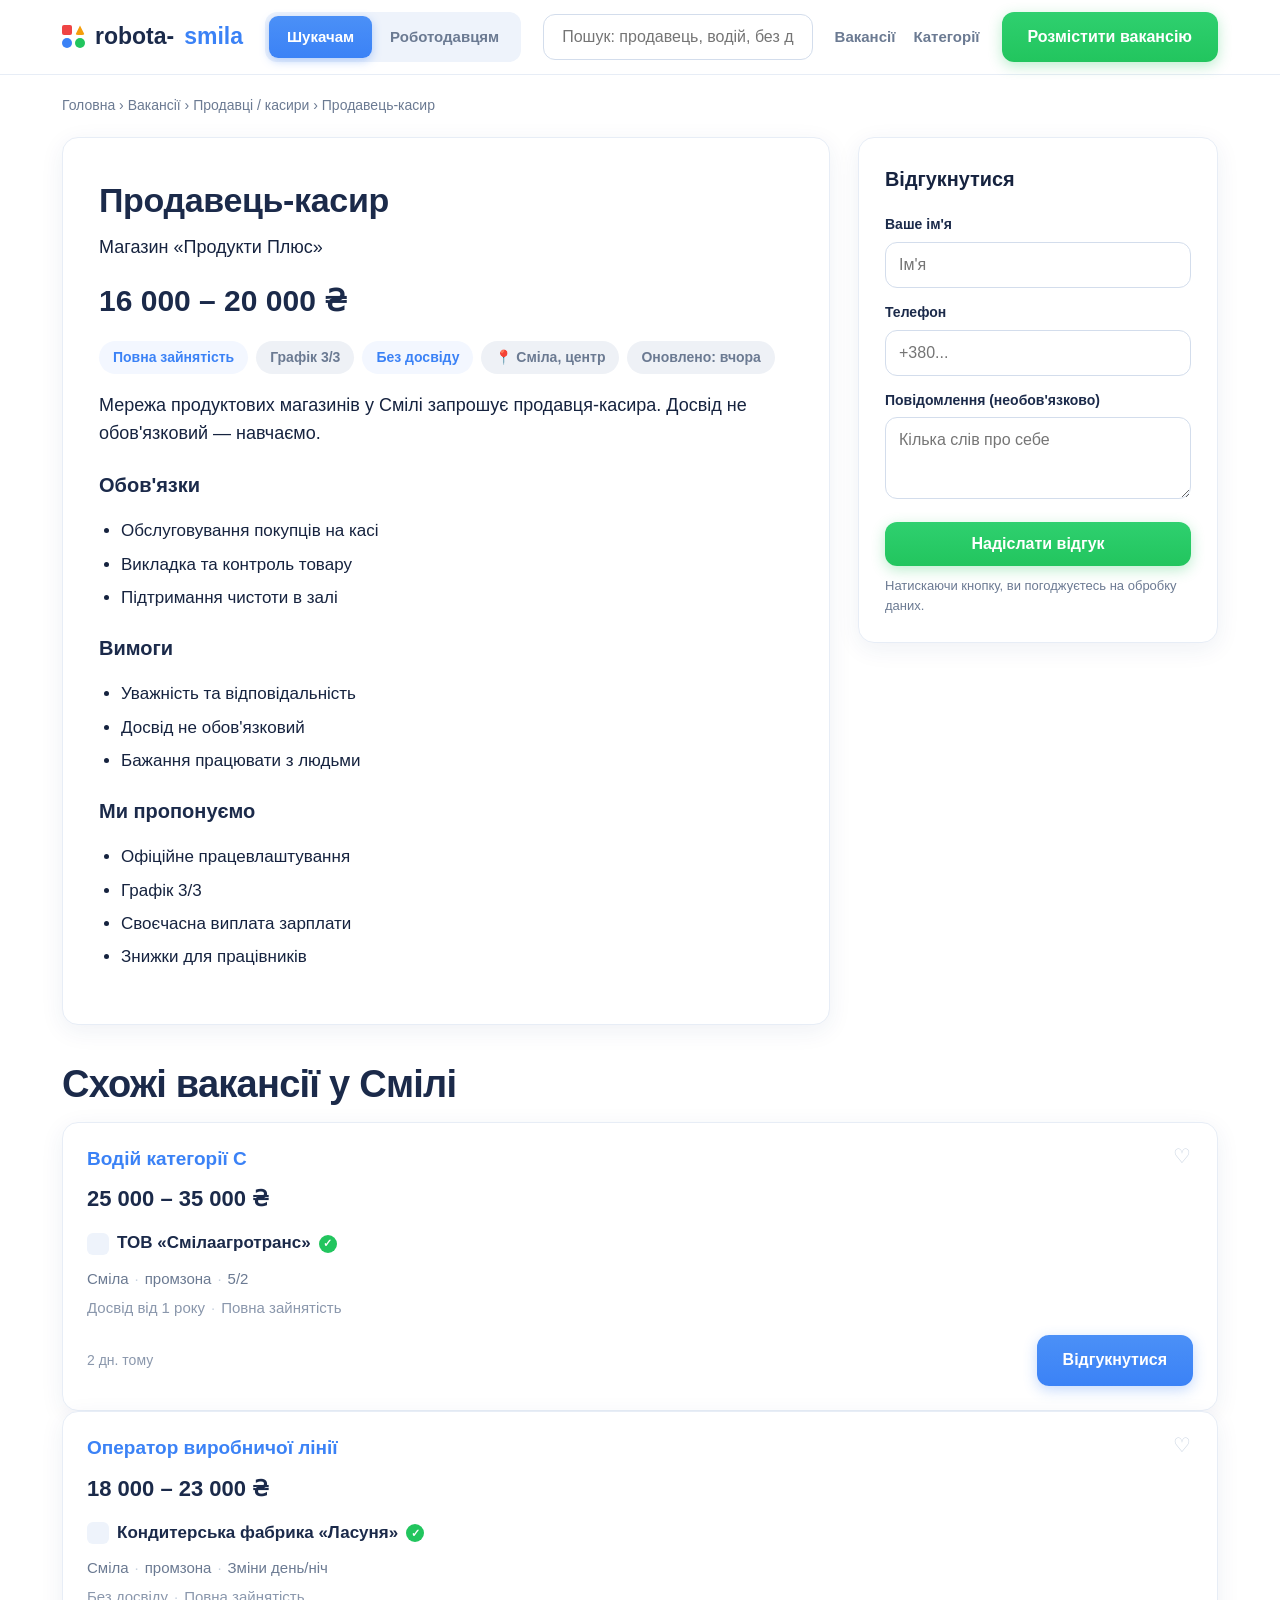
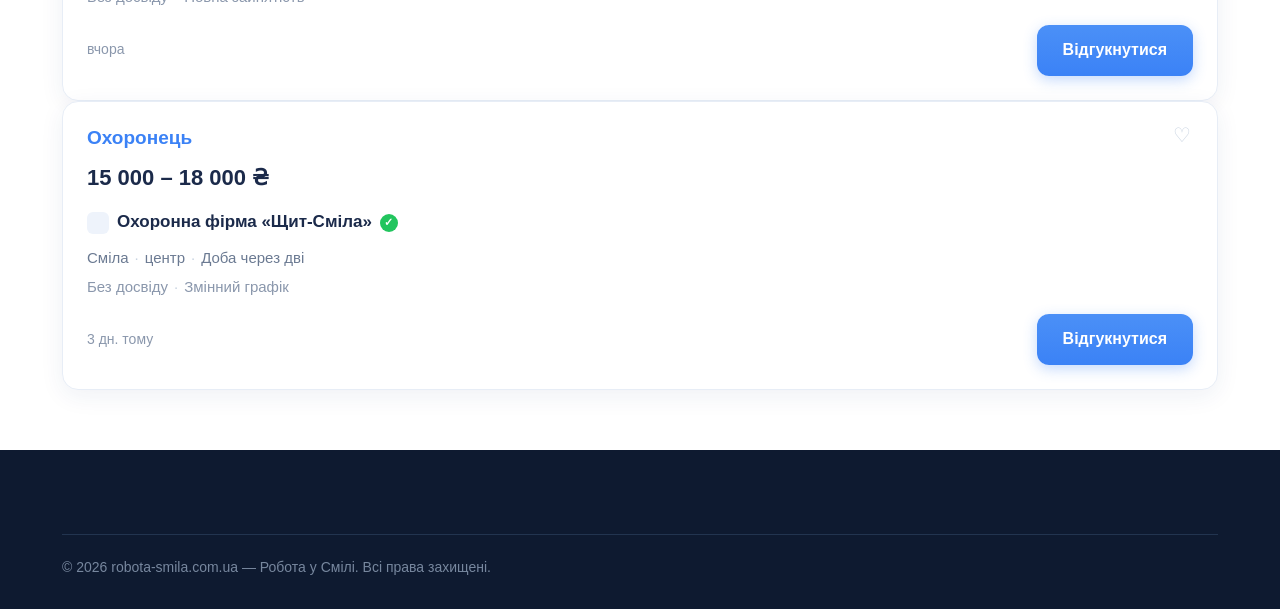
<file: vakansiya.html>
<!DOCTYPE html>
<html lang="uk">
<head>
<meta charset="utf-8">
<meta name="viewport" content="width=device-width,initial-scale=1">
<title id="pTitle">Вакансія у Смілі | robota-smila</title>
<meta name="description" id="pDesc" content="Вакансія у Смілі. Відгукніться онлайн.">
<link rel="stylesheet" href="assets/style.css">
</head>
<body>
<header class="site"><div class="container nav">
  <a href="index.html" class="logo"><span class="mark"><i></i><i></i><i></i><i></i></span> robota-<b>smila</b></a>
  <div class="toggle">
    <a href="index.html" class="active">Шукачам</a>
    <a href="rabotodatelyam.html">Роботодавцям</a>
  </div>
  <div class="search"><input type="text" placeholder="Пошук: продавець, водій, без досвіду…"></div>
  <nav class="nav-links">
    <a href="vakansii.html">Вакансії</a>
    <a href="vakansii.html#cats">Категорії</a>
  </nav>
  <a href="rabotodatelyam.html" class="btn green">Розмістити вакансію</a>
  <button class="burger" aria-label="Меню">☰</button>
</div></header>

<div class="container">
  <nav class="crumbs" id="crumbs"></nav>
  <div class="detail-grid">
    <article class="detail" id="detail"></article>
    <aside class="aside-apply">
      <h3 style="margin-top:0">Відгукнутися</h3>
      <form id="applyForm">
        <div class="field"><label>Ваше ім'я</label><input required placeholder="Ім'я"></div>
        <div class="field"><label>Телефон</label><input required placeholder="+380..." type="tel"></div>
        <div class="field"><label>Повідомлення (необов'язково)</label><textarea rows="3" placeholder="Кілька слів про себе"></textarea></div>
        <button class="btn green" style="width:100%" type="submit">Надіслати відгук</button>
        <p style="color:var(--muted);font-size:13px;margin:10px 0 0">Натискаючи кнопку, ви погоджуєтесь на обробку даних.</p>
      </form>
      <div id="applyOk" style="display:none;color:var(--accent);font-weight:700">✓ Ваш відгук надіслано! Роботодавець зв'яжеться з вами.</div>
    </aside>
  </div>
  <div style="margin:30px 0">
    <h2 class="title">Схожі вакансії у Смілі</h2>
    <div id="similar"></div>
  </div>
</div>

<footer class="site"><div class="container">
  <div class="fbottom">© 2026 robota-smila.com.ua — Робота у Смілі. Всі права захищені.</div>
</div></footer>

<script src="assets/data.js"></script>
<script src="assets/app.js"></script>
<script id="jobLd" type="application/ld+json"></script>
<script>
const id = +new URLSearchParams(location.search).get('id') || VACANCIES[0].id;
const v = VACANCIES.find(x=>x.id===id) || VACANCIES[0];
const cat = CATEGORIES.find(c=>c.slug===v.cat);

document.getElementById('pTitle').textContent = `${v.title} — робота у Смілі, ${v.salary[0].toLocaleString('uk-UA')} грн | robota-smila`;
document.getElementById('pDesc').setAttribute('content', `${v.company} шукає ${v.title.toLowerCase()} у Смілі. ${v.typeName}, ${v.schedule}. Відгукніться онлайн вже сьогодні!`);

document.getElementById('crumbs').innerHTML =
  `<a href="index.html">Головна</a> › <a href="vakansii.html">Вакансії</a> › <a href="vakansii.html?cat=${v.cat}">${cat.name}</a> › ${v.title}`;

document.getElementById('detail').innerHTML = `
  <h1>${v.title}</h1>
  <div class="company" style="font-size:18px">${v.company}</div>
  <div class="salary">${fmtSalary(v.salary)}</div>
  <div class="tags">
    <span class="tag">${v.typeName}</span>
    <span class="tag gray">${v.schedule}</span>
    ${v.exp?'':'<span class="tag">Без досвіду</span>'}
    <span class="tag gray">📍 Сміла, ${v.district}</span>
    <span class="tag gray">Оновлено: ${fmtDate(v.date)}</span>
  </div>
  <p style="font-size:18px">${v.short}</p>
  <h3>Обов'язки</h3><ul>${v.duties.map(d=>`<li>${d}</li>`).join('')}</ul>
  <h3>Вимоги</h3><ul>${v.req.map(d=>`<li>${d}</li>`).join('')}</ul>
  <h3>Ми пропонуємо</h3><ul>${v.offer.map(d=>`<li>${d}</li>`).join('')}</ul>
`;

// JSON-LD JobPosting
document.getElementById('jobLd').textContent = JSON.stringify({
  "@context":"https://schema.org/","@type":"JobPosting",
  "title":v.title,
  "description":"<p>"+v.short+"</p><ul>"+v.duties.map(d=>"<li>"+d+"</li>").join("")+"</ul>",
  "datePosted":v.date,"validThrough":"2026-09-01",
  "employmentType":v.type==="SHIFT"?"OTHER":v.type,
  "hiringOrganization":{"@type":"Organization","name":v.company},
  "jobLocation":{"@type":"Place","address":{"@type":"PostalAddress","addressLocality":"Сміла","addressRegion":"Черкаська область","postalCode":"20700","addressCountry":"UA"}},
  "baseSalary":{"@type":"MonetaryAmount","currency":"UAH","value":{"@type":"QuantitativeValue","minValue":v.salary[0],"maxValue":v.salary[1],"unitText":"MONTH"}}
});

// схожі
document.getElementById('similar').innerHTML =
  VACANCIES.filter(x=>x.cat===v.cat && x.id!==v.id).slice(0,3).map(vacCard).join('')
  || VACANCIES.filter(x=>x.id!==v.id).slice(0,3).map(vacCard).join('');

document.getElementById('applyForm').addEventListener('submit',e=>{
  e.preventDefault();
  document.getElementById('applyForm').style.display='none';
  document.getElementById('applyOk').style.display='block';
});
</script>
</body>
</html>
</file>
<file: assets/style.css>
:root{
  --bg:#ffffff;
  --soft:#f3f7ff;
  --soft2:#eaf1ff;
  --card:#ffffff;
  --ink:#16233f;
  --ink2:#1b2a4a;
  --muted:#6b7a92;
  --muted2:#8a97ac;
  --accent:#3b82f6;
  --accent2:#5b9dff;
  --accent-grad:linear-gradient(180deg,#4b90f7,#3b82f6);
  --accent-grad-h:linear-gradient(180deg,#3b82f6,#2f6fda);
  --green:#22c55e;
  --border:#e7edf6;
  --border-strong:#d3ddec;
  --shadow:0 6px 24px rgba(30,55,110,.07);
  --shadow-hover:0 10px 30px rgba(45,90,200,.14);
  --radius:16px;
}
*{box-sizing:border-box}
html{scroll-behavior:smooth}
body{
  margin:0;
  font-family:"Inter",-apple-system,BlinkMacSystemFont,"Segoe UI",Roboto,Arial,sans-serif;
  background:var(--bg);
  color:var(--ink);
  font-size:17px;
  line-height:1.55;
  -webkit-font-smoothing:antialiased;
}
a{color:var(--accent);text-decoration:none}
a:hover{text-decoration:none;opacity:.85}
.container{max-width:1200px;margin:0 auto;padding:0 22px}

/* ---------- Header ---------- */
header.site{background:#fff;border-bottom:1px solid var(--border);position:sticky;top:0;z-index:50}
.nav{display:flex;align-items:center;gap:22px;height:74px}
.logo{display:flex;align-items:center;gap:10px;font-weight:800;font-size:23px;color:var(--ink2);white-space:nowrap}
.logo .mark{display:grid;grid-template-columns:10px 10px;grid-gap:3px}
.logo .mark i{width:10px;height:10px;border-radius:3px;display:block}
.logo .mark i:nth-child(1){background:#ef4444;border-radius:2px}
.logo .mark i:nth-child(2){background:#f59e0b;clip-path:polygon(50% 0,100% 100%,0 100%)}
.logo .mark i:nth-child(3){background:#3b82f6;border-radius:50%}
.logo .mark i:nth-child(4){background:#22c55e;border-radius:50%}
.logo b{color:var(--accent)}

/* segmented toggle */
.toggle{display:inline-flex;background:#eef3fb;border-radius:12px;padding:4px}
.toggle a{padding:9px 18px;border-radius:9px;font-weight:700;font-size:15px;color:var(--muted)}
.toggle a.active{background:var(--accent-grad);color:#fff;box-shadow:0 3px 10px rgba(59,130,246,.35)}

.nav .search{flex:1;position:relative}
.nav .search input{width:100%;height:46px;border:1px solid var(--border-strong);border-radius:12px;padding:0 18px;font-size:16px;background:#fff}
.nav .search input:focus{outline:none;border-color:var(--accent);box-shadow:0 0 0 3px rgba(59,130,246,.15)}
.nav-links{display:flex;gap:18px;align-items:center}
.nav-links a{color:var(--muted);font-weight:600;font-size:15px}

.btn{display:inline-block;background:var(--accent-grad);color:#fff;border:none;border-radius:12px;padding:13px 26px;font-weight:700;font-size:16px;cursor:pointer;white-space:nowrap;box-shadow:0 4px 14px rgba(59,130,246,.3);transition:.15s}
.btn:hover{background:var(--accent-grad-h);opacity:1;transform:translateY(-1px);color:#fff}
.btn.ghost{background:#fff;color:var(--accent);border:1px solid var(--border-strong);box-shadow:none}
.btn.ghost:hover{background:var(--soft)}
.btn.green{background:linear-gradient(180deg,#2fd06f,#22c55e);box-shadow:0 4px 14px rgba(34,197,94,.3)}
.btn.green:hover{background:linear-gradient(180deg,#22c55e,#16a34a)}
.btn.lg{padding:16px 40px;font-size:17px;border-radius:14px}
.burger{display:none;font-size:26px;background:none;border:none;cursor:pointer;color:var(--ink2)}

/* ---------- Hero ---------- */
.hero{background:linear-gradient(180deg,#ffffff 0%,#f3f8ff 55%,#e9f1ff 100%);padding:64px 0 84px;position:relative;overflow:hidden}
.hero h1{font-size:52px;font-weight:800;letter-spacing:-.02em;margin:0 0 14px;line-height:1.08;color:var(--ink2)}
.hero p{font-size:20px;color:var(--muted);max-width:660px;margin:0 0 30px}
.searchbar{display:flex;gap:12px;max-width:920px;flex-wrap:wrap}
.searchbar input{flex:1;min-width:220px;height:62px;border:1px solid var(--border-strong);border-radius:16px;padding:0 22px;font-size:17px;background:#fff;box-shadow:var(--shadow)}
.searchbar input:focus{outline:none;border-color:var(--accent);box-shadow:0 0 0 3px rgba(59,130,246,.15)}
.searchbar .btn{height:62px;border-radius:16px;padding:0 40px;font-size:18px}
.stats{display:flex;gap:44px;margin-top:34px;flex-wrap:wrap}
.stats .s b{font-size:34px;display:block;color:var(--ink2);font-weight:800}
.stats .s span{color:var(--muted);font-size:15px}

/* decorative shapes */
.hero .blob{position:absolute;border-radius:50%;opacity:.5;filter:blur(2px)}
.hero .b1{width:90px;height:90px;background:#dbe7ff;top:120px;right:9%}
.hero .b2{width:54px;height:54px;background:#ffe3c2;top:250px;right:20%}
.hero .b3{width:38px;height:38px;background:#d6f5e0;top:80px;right:32%}
.hero .illus{position:absolute;width:76px;height:76px;border-radius:22px;display:flex;align-items:center;justify-content:center;font-size:36px;box-shadow:var(--shadow);z-index:1}
.hero .i1{background:#e0ecff;top:110px;right:24%;transform:rotate(-8deg)}
.hero .i2{background:#fff0dc;top:250px;right:11%;transform:rotate(7deg)}
.hero .i3{background:#dcf6e6;top:400px;right:28%;transform:rotate(-5deg)}
@media(max-width:1100px){.hero .illus{display:none}}

/* ---------- Sections ---------- */
section.block{padding:60px 0}
h2.title{font-size:38px;font-weight:800;letter-spacing:-.02em;margin:0 0 8px;color:var(--ink2)}
h2.center{text-align:center;font-size:42px;margin-bottom:40px}
.sub{color:var(--muted);margin:0 0 30px;font-size:18px}
.sub.center{text-align:center}

/* Category grid */
.cats{display:grid;grid-template-columns:repeat(auto-fill,minmax(210px,1fr));gap:16px}
.cat{background:var(--card);border:1px solid var(--border);border-radius:var(--radius);padding:20px;display:flex;align-items:center;gap:14px;box-shadow:var(--shadow);transition:.16s}
.cat:hover{transform:translateY(-3px);border-color:var(--accent);box-shadow:var(--shadow-hover);opacity:1}
.cat .ico{font-size:28px;width:52px;height:52px;border-radius:14px;background:var(--soft);display:flex;align-items:center;justify-content:center}
.cat .n{font-weight:700;color:var(--ink2);font-size:16px}
.cat .c{color:var(--muted);font-size:14px}

/* ---------- Layout with sidebar ---------- */
.layout{display:grid;grid-template-columns:280px 1fr;gap:28px;align-items:start}
.filters{background:var(--card);border:1px solid var(--border);border-radius:var(--radius);padding:24px;box-shadow:var(--shadow);position:sticky;top:90px}
.filters h3{margin:0 0 16px;font-size:19px;color:var(--ink2)}
.filters .fgroup{margin-bottom:20px}
.filters label{display:flex;align-items:center;gap:10px;padding:6px 0;color:var(--muted);font-size:15px;cursor:pointer}
.filters input[type=checkbox]{width:19px;height:19px;accent-color:var(--accent)}
.filters .lbl{font-weight:700;color:var(--ink2);margin-bottom:8px;font-size:13px;text-transform:uppercase;letter-spacing:.04em}

/* ---------- Vacancy cards (Finder style) ---------- */
.grid3{display:grid;grid-template-columns:repeat(3,1fr);gap:18px}
.vac{background:var(--card);border:1px solid var(--border);border-radius:var(--radius);padding:24px;box-shadow:var(--shadow);transition:.16s;position:relative}
.vac:hover{border-color:var(--accent);box-shadow:var(--shadow-hover)}
.vac .fav{position:absolute;top:20px;right:20px;font-size:20px;color:#c7d2e0;background:none;border:none;cursor:pointer}
.vac .fav:hover{color:#ff6b8a}
.vac h3{margin:0 44px 12px 0;font-size:19px;font-weight:700;line-height:1.25}
.vac h3 a{color:var(--accent)}
.vac .salary{color:var(--ink2);font-weight:800;font-size:22px;margin:0 0 14px}
.vac .company{display:flex;align-items:center;gap:8px;color:var(--ink2);font-weight:600;margin-bottom:10px}
.vac .co-ico{width:22px;height:22px;border-radius:6px;background:#eef3fb;display:inline-block}
.verified{width:18px;height:18px;border-radius:50%;background:var(--green);color:#fff;font-size:11px;display:inline-flex;align-items:center;justify-content:center;font-weight:900}
.vac .locs{color:var(--muted);font-size:15px;margin-bottom:6px}
.vac .locs.dim{color:var(--muted2)}
.vac .locs .dot{color:#c7d2e0;margin:0 6px}
.vac .apply{margin-top:16px;display:flex;justify-content:space-between;align-items:center;gap:10px}
.vac .date{color:var(--muted2);font-size:14px}
.count{color:var(--muted);margin-bottom:20px;font-size:16px}
#list .vac{margin-bottom:0}
#list{display:grid;grid-template-columns:1fr 1fr;gap:18px}

/* ---------- Vacancy detail ---------- */
.detail{background:var(--card);border:1px solid var(--border);border-radius:var(--radius);padding:36px;box-shadow:var(--shadow)}
.detail h1{font-size:34px;font-weight:800;margin:0 0 8px;color:var(--ink2);letter-spacing:-.01em}
.detail .salary{font-size:30px;color:var(--ink2);font-weight:800;margin:16px 0}
.detail h3{color:var(--ink2);font-size:20px;margin:22px 0 8px}
.detail ul{padding-left:22px}
.detail li{margin:7px 0}
.aside-apply{background:var(--card);border:1px solid var(--border);border-radius:var(--radius);padding:26px;box-shadow:var(--shadow);position:sticky;top:90px}
.field{margin-bottom:14px}
.field label{display:block;font-weight:600;margin-bottom:6px;font-size:14px;color:var(--ink2)}
.field input,.field textarea{width:100%;border:1px solid var(--border-strong);border-radius:12px;padding:13px;font-size:16px;font-family:inherit}
.field input:focus,.field textarea:focus{outline:none;border-color:var(--accent);box-shadow:0 0 0 3px rgba(59,130,246,.15)}

/* tags */
.tags{display:flex;gap:8px;flex-wrap:wrap;margin:12px 0}
.tag{background:var(--soft);color:var(--accent);border-radius:20px;padding:6px 14px;font-size:14px;font-weight:600}
.tag.gray{background:#eef1f6;color:var(--muted)}

/* Breadcrumbs */
.crumbs{color:var(--muted);font-size:14px;padding:20px 0}
.crumbs a{color:var(--muted)}

/* Footer */
footer.site{background:#0e1a30;color:#aebbcd;padding:52px 0 30px;margin-top:60px}
footer.site h4{color:#fff;margin:0 0 14px;font-size:16px}
footer.site a{color:#aebbcd;font-size:15px;display:block;padding:4px 0}
footer.site a:hover{color:#fff;opacity:1}
.fcols{display:grid;grid-template-columns:2fr 1fr 1fr 1fr;gap:32px}
.fbottom{border-top:1px solid #22344f;margin-top:32px;padding-top:22px;color:#77879e;font-size:14px}

/* Employer landing */
.steps{display:grid;grid-template-columns:repeat(3,1fr);gap:20px}
.step{background:var(--card);border:1px solid var(--border);border-radius:var(--radius);padding:28px;box-shadow:var(--shadow)}
.step .num{width:46px;height:46px;border-radius:14px;background:var(--accent-grad);color:#fff;display:flex;align-items:center;justify-content:center;font-weight:800;font-size:20px;margin-bottom:16px}
.step h3{margin:0 0 8px;color:var(--ink2)}

.seo-text{background:var(--soft);border:1px solid var(--border);border-radius:var(--radius);padding:34px;margin-top:30px;color:var(--muted);box-shadow:none}
.seo-text h2{color:var(--ink2);font-size:26px;margin-top:0}

.detail-grid{display:grid;grid-template-columns:1fr 360px;gap:28px;align-items:start}

@media(max-width:980px){
  .grid3{grid-template-columns:1fr}
  #list{grid-template-columns:1fr}
}
@media(max-width:860px){
  .layout{grid-template-columns:1fr}
  .filters{position:static}
  .detail-grid{grid-template-columns:1fr}
  .fcols{grid-template-columns:1fr 1fr}
  .steps{grid-template-columns:1fr}
  .nav-links,.nav .search{display:none}
  .nav-links.open{display:flex;position:absolute;top:74px;left:0;right:0;background:#fff;flex-direction:column;padding:18px;border-bottom:1px solid var(--border);gap:8px}
  .burger{display:block}
  .hero h1{font-size:34px}
  .hero p{font-size:17px}
  h2.title,h2.center{font-size:28px}
  .toggle{display:none}
}
</file>
